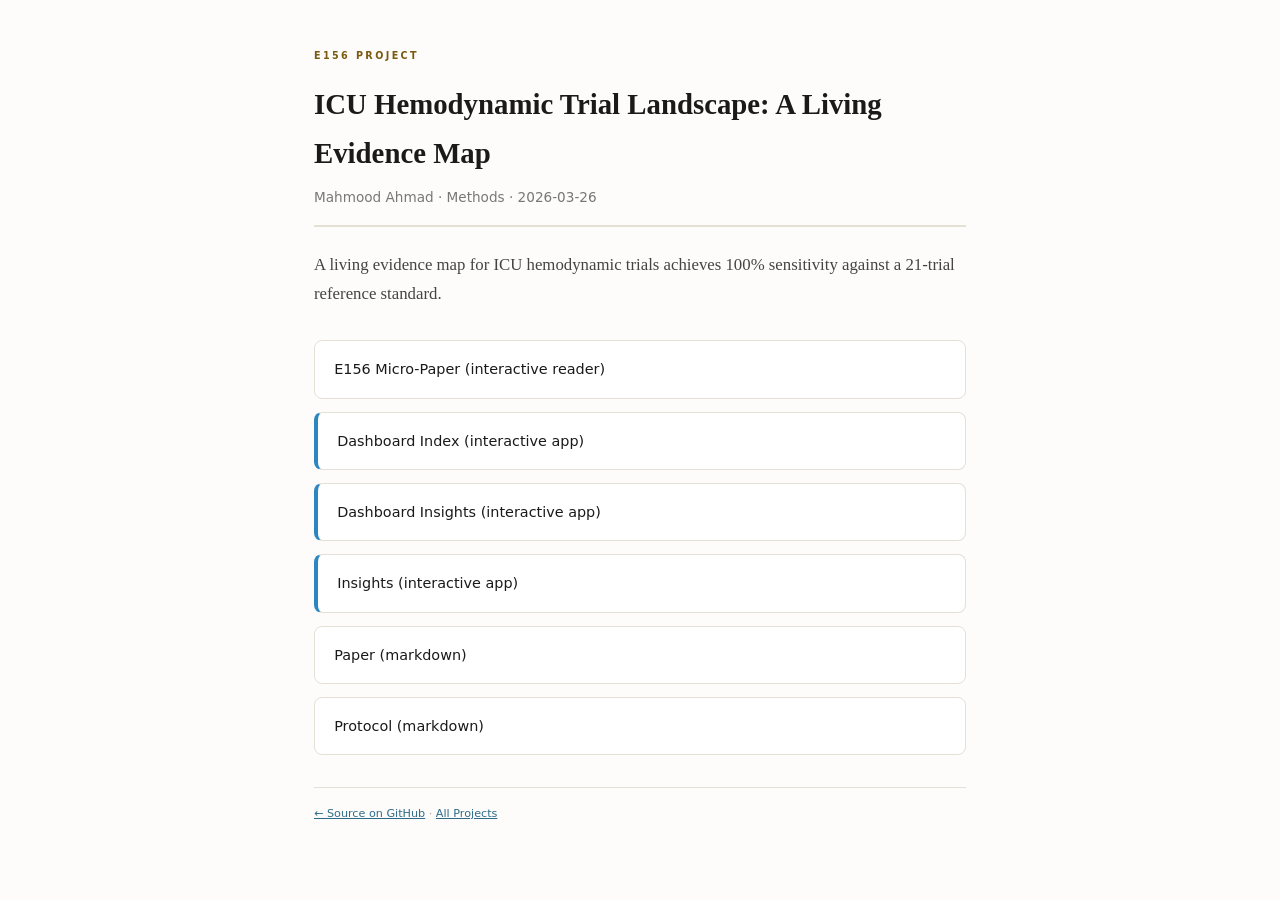
<file: index.html>
<!DOCTYPE html>
<html lang="en">
<head>
<meta charset="UTF-8">
<meta name="viewport" content="width=device-width,initial-scale=1">
<title>ICU Hemodynamic Trial Landscape: A Living Evidence Map</title>
<style>
*{box-sizing:border-box;margin:0;padding:0}
body{font-family:Georgia,serif;background:#FDFCFA;color:#1a1a1a;line-height:1.7}
.page{max-width:700px;margin:0 auto;padding:3rem 1.5rem}
.badge{font-family:system-ui,sans-serif;font-size:.6rem;font-weight:700;letter-spacing:.25em;text-transform:uppercase;color:#7A5A10;margin-bottom:1rem}
h1{font-size:1.8rem;margin-bottom:.5rem}
.meta{font-family:system-ui,sans-serif;font-size:.85rem;color:#777;margin-bottom:1.5rem;padding-bottom:1rem;border-bottom:2px solid #E5E0D6}
.summary{font-size:1.05rem;margin-bottom:2rem;color:#444}
.links{display:grid;gap:.8rem;margin-bottom:2rem}
.card{display:block;padding:1rem 1.2rem;background:#fff;border:1px solid #E5E0D6;border-radius:8px;text-decoration:none;color:#1a1a1a;font-family:system-ui,sans-serif;font-size:.9rem;transition:border-color .2s,box-shadow .2s}
.card:hover{border-color:#7A5A10;box-shadow:0 2px 12px rgba(0,0,0,.06)}
.card.app{border-left:4px solid #2E86C1}
.figs{display:grid;grid-template-columns:repeat(auto-fit,minmax(200px,1fr));gap:1rem;margin-bottom:2rem}
.figs img{width:100%;border-radius:6px;border:1px solid #E5E0D6}
.footer{font-family:system-ui,sans-serif;font-size:.7rem;color:#aaa;padding-top:1rem;border-top:1px solid #E5E0D6}
.footer a{color:#2E6B8A}
</style>
</head>
<body>
<div class="page">
  <div class="badge">E156 Project</div>
  <h1>ICU Hemodynamic Trial Landscape: A Living Evidence Map</h1>
  <div class="meta">Mahmood Ahmad &middot; Methods &middot; 2026-03-26</div>
  <p class="summary">A living evidence map for ICU hemodynamic trials achieves 100% sensitivity against a 21-trial reference standard.</p>
  <div class="links">
    <a href="e156-submission/index.html" class="card">E156 Micro-Paper (interactive reader)</a>
    <a href="e156-submission/assets/dashboard_index.html" class="card app">Dashboard Index (interactive app)</a>
    <a href="e156-submission/assets/dashboard_insights.html" class="card app">Dashboard Insights (interactive app)</a>
    <a href="e156-submission/assets/insights.html" class="card app">Insights (interactive app)</a>
    <a href="e156-submission/paper.md" class="card">Paper (markdown)</a>
    <a href="e156-submission/protocol.md" class="card">Protocol (markdown)</a>

  </div>
  
  <div class="footer">
    <a href="https://github.com/mahmood726-cyber/shahzaib-icu-landscape">&larr; Source on GitHub</a>
    &middot; <a href="https://mahmood726-cyber.github.io/">All Projects</a>
  </div>
</div>
</body>
</html>
</file>
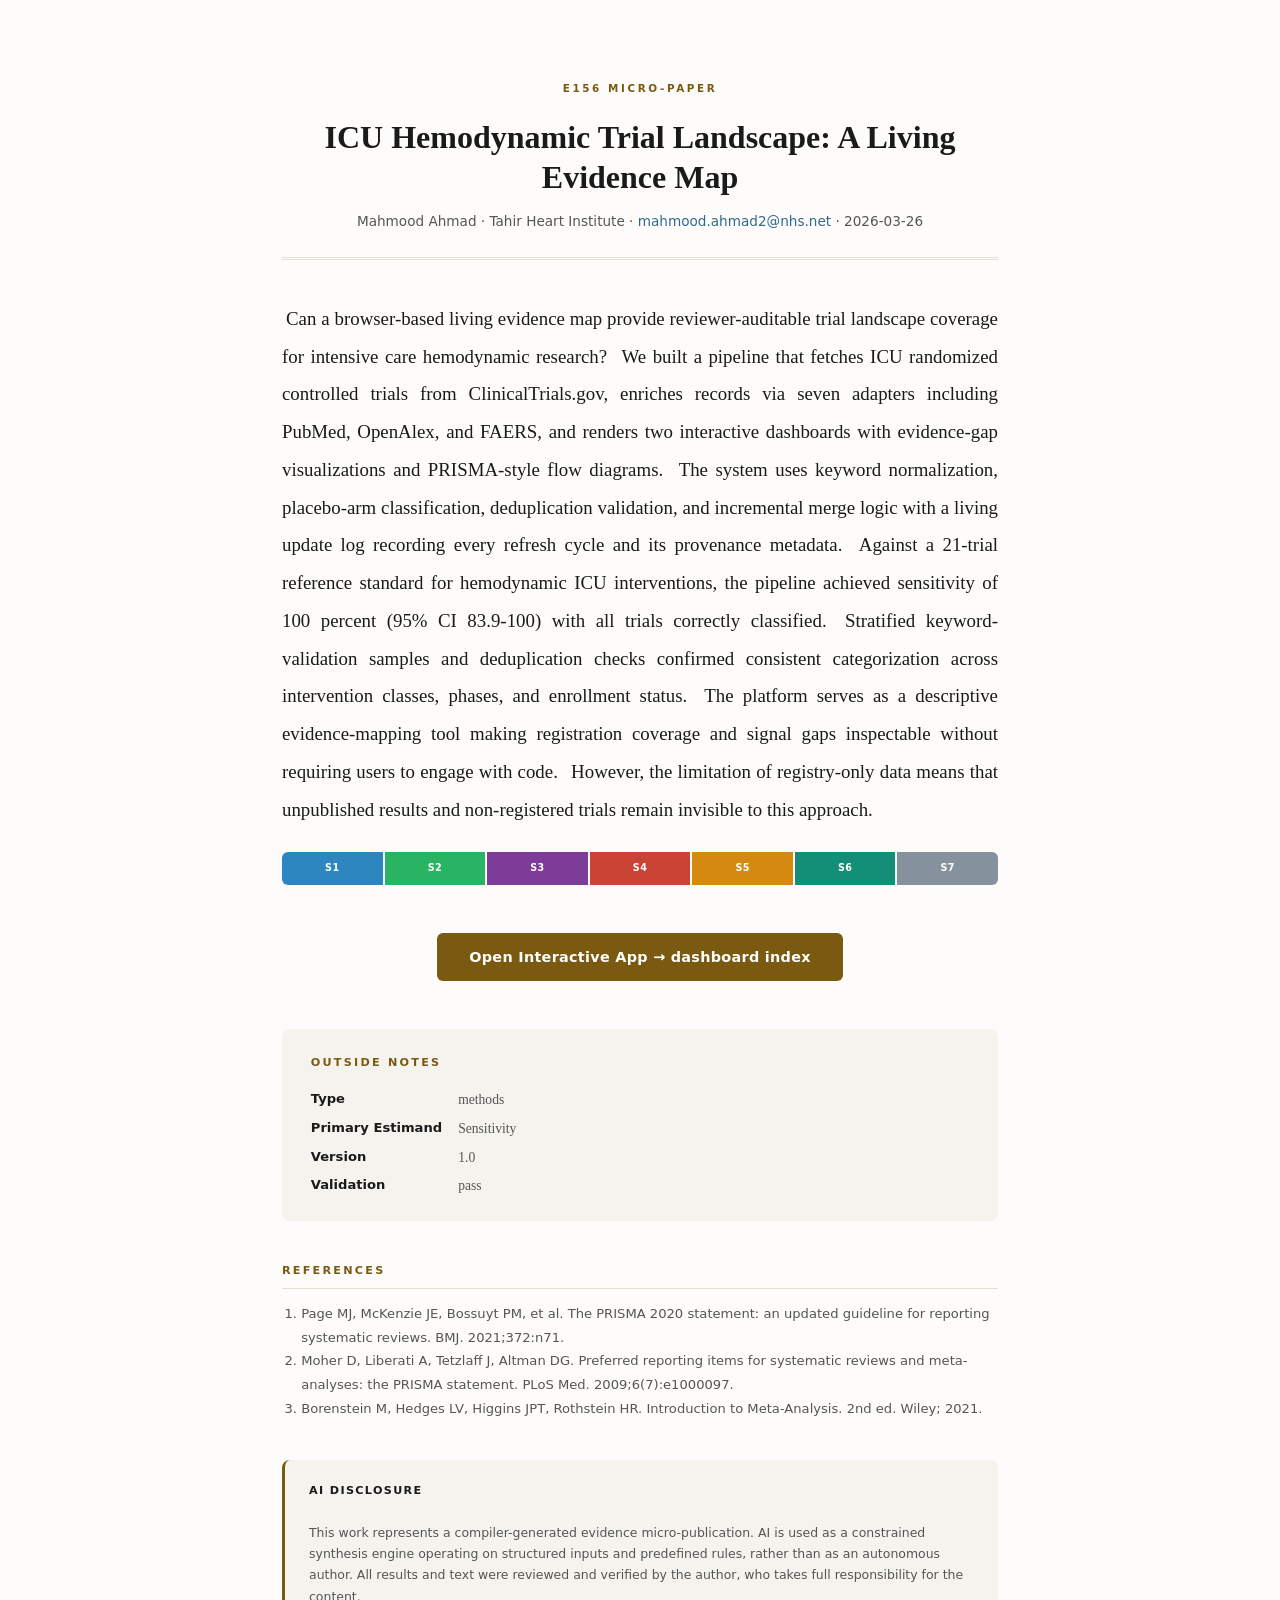
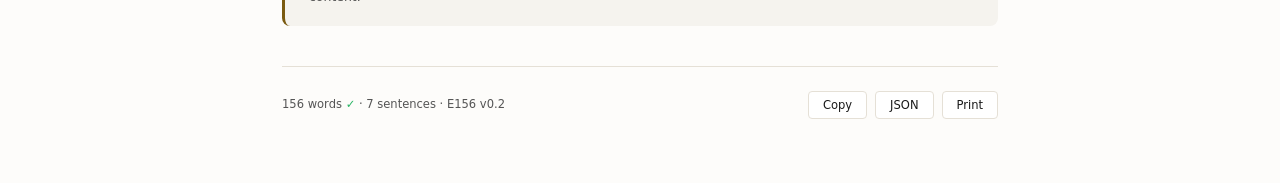
<file: e156-submission/index.html>
<!DOCTYPE html>
<html lang="en">
<head>
<meta charset="UTF-8">
<meta name="viewport" content="width=device-width,initial-scale=1">
<title>ICU Hemodynamic Trial Landscape: A Living Evidence Map — E156</title>
<style>
*,*::before,*::after{box-sizing:border-box;margin:0;padding:0}
:root{
  --bg:#FDFCFA;--text:#1a1a1a;--text2:#555;--accent:#7A5A10;
  --card:#F5F3EE;--border:#E5E0D6;--link:#2E6B8A;
  --s1:#2E86C1;--s2:#28B463;--s3:#7D3C98;--s4:#CB4335;
  --s5:#D68910;--s6:#148F77;--s7:#85929E
}
body{
  font-family:Georgia,'Times New Roman',serif;
  background:var(--bg);color:var(--text);line-height:1.7;
  -webkit-font-smoothing:antialiased;padding:0
}
.page{max-width:780px;margin:0 auto;padding:3rem 2rem 4rem}

/* ── Masthead ──────────────────────────────────── */
.masthead{
  text-align:center;padding:2rem 0 1.5rem;
  border-bottom:3px double var(--border);margin-bottom:2.5rem
}
.masthead-label{
  font-family:system-ui,-apple-system,sans-serif;font-size:.65rem;
  font-weight:700;letter-spacing:.25em;text-transform:uppercase;
  color:var(--accent);margin-bottom:1.2rem
}
.masthead h1{font-size:2rem;font-weight:700;line-height:1.25;margin-bottom:.8rem}
.masthead .byline{
  font-family:system-ui,sans-serif;font-size:.85rem;color:var(--text2)
}
.masthead .byline a{color:var(--link);text-decoration:none}

/* ── Body ──────────────────────────────────────── */
.body-section{margin-bottom:3rem}
.body-text{
  font-size:1.18rem;line-height:2;text-align:justify;hyphens:auto;
  margin-bottom:1.5rem
}
.body-text .s{
  cursor:pointer;transition:background .2s;border-radius:3px;padding:1px 4px;
  position:relative
}
.body-text .s:hover{background:rgba(0,0,0,.06)}
.body-text .s[data-r="1"]:hover{background:rgba(46,134,193,.12)}
.body-text .s[data-r="2"]:hover{background:rgba(40,180,99,.12)}
.body-text .s[data-r="3"]:hover{background:rgba(125,60,152,.12)}
.body-text .s[data-r="4"]:hover{background:rgba(203,67,53,.15)}
.body-text .s[data-r="5"]:hover{background:rgba(214,137,16,.12)}
.body-text .s[data-r="6"]:hover{background:rgba(20,143,119,.12)}
.body-text .s[data-r="7"]:hover{background:rgba(133,146,158,.12)}
.body-text .s::after{
  content:attr(data-label);position:absolute;bottom:calc(100% + 4px);
  left:50%;transform:translateX(-50%);font-family:system-ui,sans-serif;
  font-size:.6rem;font-weight:700;letter-spacing:.06em;text-transform:uppercase;
  color:#fff;padding:3px 8px;border-radius:3px;white-space:nowrap;
  opacity:0;transition:opacity .15s;pointer-events:none;z-index:10
}
.body-text .s:hover::after{opacity:1}
.body-text .s[data-r="1"]::after{background:var(--s1)}
.body-text .s[data-r="2"]::after{background:var(--s2)}
.body-text .s[data-r="3"]::after{background:var(--s3)}
.body-text .s[data-r="4"]::after{background:var(--s4)}
.body-text .s[data-r="5"]::after{background:var(--s5)}
.body-text .s[data-r="6"]::after{background:var(--s6)}
.body-text .s[data-r="7"]::after{background:var(--s7)}

/* ── Sentence map ──────────────────────────────── */
.smap{display:flex;gap:2px;border-radius:6px;overflow:hidden;margin-bottom:2rem}
.smap-seg{
  flex:1;padding:8px 4px;text-align:center;cursor:pointer;
  color:#fff;transition:opacity .15s;font-family:system-ui,sans-serif;
  font-size:.6rem;font-weight:700;letter-spacing:.04em
}
.smap-seg:hover{opacity:.8}

/* ── Figures gallery ───────────────────────────── */
.figures-section{margin-bottom:3rem}
.figures-section h2{
  font-family:system-ui,sans-serif;font-size:.7rem;font-weight:700;
  letter-spacing:.2em;text-transform:uppercase;color:var(--accent);
  margin-bottom:1rem;padding-bottom:.5rem;border-bottom:1px solid var(--border)
}
.fig-grid{display:grid;grid-template-columns:repeat(auto-fit,minmax(280px,1fr));gap:1.2rem}
.fig-card{
  background:#fff;border:1px solid var(--border);border-radius:8px;
  overflow:hidden;transition:box-shadow .2s
}
.fig-card:hover{box-shadow:0 4px 20px rgba(0,0,0,.08)}
.fig-card img{width:100%;height:auto;display:block}
.fig-card .fig-caption{
  padding:.6rem .8rem;font-family:system-ui,sans-serif;font-size:.75rem;
  color:var(--text2);border-top:1px solid var(--border)
}

/* ── App link ──────────────────────────────────── */
.app-link-section{margin-bottom:3rem;text-align:center}
.app-btn{
  display:inline-block;padding:12px 32px;background:var(--accent);color:#fff;
  font-family:system-ui,sans-serif;font-size:.9rem;font-weight:600;
  text-decoration:none;border-radius:6px;transition:background .2s;
  letter-spacing:.02em
}
.app-btn:hover{background:#6d5210}

/* ── Notes ─────────────────────────────────────── */
.notes-section{
  background:var(--card);border-radius:8px;padding:1.5rem 1.8rem;
  margin-bottom:2.5rem
}
.notes-section h2{
  font-family:system-ui,sans-serif;font-size:.7rem;font-weight:700;
  letter-spacing:.2em;text-transform:uppercase;color:var(--accent);
  margin-bottom:1rem
}
.notes-grid{display:grid;grid-template-columns:auto 1fr;gap:.35rem 1rem}
.notes-grid dt{
  font-family:system-ui,sans-serif;font-size:.82rem;font-weight:600;color:var(--text)
}
.notes-grid dd{font-size:.85rem;color:var(--text2)}
.notes-grid dd a{color:var(--link);text-decoration:none;word-break:break-all}

/* ── References ────────────────────────────────── */
.refs-section{margin-bottom:2.5rem}
.refs-section h2{
  font-family:system-ui,sans-serif;font-size:.7rem;font-weight:700;
  letter-spacing:.2em;text-transform:uppercase;color:var(--accent);
  margin-bottom:.8rem;padding-bottom:.5rem;border-bottom:1px solid var(--border)
}
.refs-section ol{
  font-family:system-ui,sans-serif;font-size:.82rem;color:var(--text2);
  padding-left:1.2rem;line-height:1.8
}

/* ── Disclosure ────────────────────────────────── */
.disclosure{
  font-family:system-ui,sans-serif;font-size:.78rem;color:var(--text2);
  line-height:1.7;padding:1.2rem 1.5rem;background:var(--card);
  border-radius:8px;margin-bottom:2.5rem;border-left:3px solid var(--accent)
}
.disclosure strong{color:var(--text);font-size:.7rem;letter-spacing:.12em;text-transform:uppercase}

/* ── Footer ────────────────────────────────────── */
.footer{
  padding-top:1.5rem;border-top:1px solid var(--border);
  display:flex;justify-content:space-between;align-items:center;flex-wrap:wrap;gap:.5rem
}
.footer .meta{font-family:system-ui,sans-serif;font-size:.72rem;color:var(--text2)}
.footer .meta .check{color:#28B463}
.footer .actions{display:flex;gap:.5rem}
.footer .actions button{
  font-family:system-ui,sans-serif;font-size:.72rem;padding:6px 14px;
  border:1px solid var(--border);border-radius:4px;background:#fff;
  color:var(--text);cursor:pointer;transition:background .15s
}
.footer .actions button:hover{background:var(--card)}

/* ── Print ─────────────────────────────────────── */
@media print{
  .smap,.footer .actions,.app-link-section,.skip-link{display:none!important}
  .s::after{display:none!important}
  body{padding:0;background:#fff}
  .page{max-width:100%;padding:1rem}
  .fig-card{break-inside:avoid}
  .fig-card img{max-height:400px;object-fit:contain}
  .refs-section{page-break-before:auto}
}

/* ── Mobile ────────────────────────────────────── */
@media(max-width:640px){
  .page{padding:1.5rem 1rem}
  .masthead h1{font-size:1.5rem}
  .body-text{font-size:1.05rem}
  .fig-grid{grid-template-columns:1fr}
  .smap-seg{font-size:.5rem;padding:6px 2px}
}
@media(max-width:400px){
  .page{padding:1rem .7rem}
  .masthead h1{font-size:1.2rem}
  .body-text{font-size:.95rem}
}

/* ── Skip link ─────────────────────────────────── */
.skip-link{
  position:absolute;top:-50px;left:0;background:#fff;padding:6px 12px;
  font-family:system-ui,sans-serif;font-size:.82rem;z-index:999;
  border:1px solid var(--border);border-radius:4px
}
.skip-link:focus{top:8px;left:8px}

/* ── Reduced motion ────────────────────────────── */
@media(prefers-reduced-motion:reduce){*{transition:none!important}}
</style>
</head>
<body>
<a href="#notes" class="skip-link">Skip to notes</a>
<div class="page">

  <header class="masthead">
    <div class="masthead-label">E156 Micro-Paper</div>
    <h1 id="title"></h1>
    <div class="byline" id="byline"></div>
  </header>

  <section class="body-section">
    <p class="body-text" id="body"></p>
    <div class="smap" id="smap" role="group" aria-label="Sentence roles"></div>
  </section>

  <section class="figures-section" id="figures-section" style="display:none">
    <h2>Figures</h2>
    <div class="fig-grid" id="fig-grid"></div>
  </section>

  <section class="app-link-section" id="app-section" style="display:none">
    <a class="app-btn" id="app-btn" target="_blank">Open Interactive App</a>
  </section>

  <section class="notes-section" id="notes">
    <h2>Outside Notes</h2>
    <dl class="notes-grid" id="notes-grid"></dl>
  </section>

  <section class="refs-section" id="refs-section" style="display:none">
    <h2>References</h2>
    <ol id="refs-list"></ol>
  </section>

  <section class="disclosure" id="disclosure" style="display:none">
    <strong>AI Disclosure</strong><br><br>
    <span id="disclosure-text"></span>
  </section>

  <footer class="footer">
    <div class="meta">
      <span id="wc"></span> words <span class="check" id="wc-check"></span> &middot;
      7 sentences &middot; E156 v0.2
    </div>
    <div class="actions">
      <button onclick="copyBody(event)">Copy</button>
      <button onclick="downloadJSON()">JSON</button>
      <button onclick="window.print()">Print</button>
    </div>
  </footer>

</div>

<script>
const D = {
  "title": "ICU Hemodynamic Trial Landscape: A Living Evidence Map",
  "summary": "A living evidence map for ICU hemodynamic trials achieves 100% sensitivity against a 21-trial reference standard.",
  "type": "methods",
  "primary_estimand": "Sensitivity",
  "study_count": null,
  "participant_count": null,
  "version": "1.0",
  "date": "2026-03-26",
  "certainty": "",
  "app": "ICU Trial Landscape v1.0",
  "data": "ClinicalTrials.gov ICU RCTs, 21-trial reference standard",
  "code": "https://github.com/mahmood726-cyber/shahzaib-icu-landscape",
  "doi": "",
  "protocol": "",
  "source_article": "",
  "body": "Can a browser-based living evidence map provide reviewer-auditable trial landscape coverage for intensive care hemodynamic research? We built a pipeline that fetches ICU randomized controlled trials from ClinicalTrials.gov, enriches records via seven adapters including PubMed, OpenAlex, and FAERS, and renders two interactive dashboards with evidence-gap visualizations and PRISMA-style flow diagrams. The system uses keyword normalization, placebo-arm classification, deduplication validation, and incremental merge logic with a living update log recording every refresh cycle and its provenance metadata. Against a 21-trial reference standard for hemodynamic ICU interventions, the pipeline achieved sensitivity of 100 percent (95% CI 83.9-100) with all trials correctly classified. Stratified keyword-validation samples and deduplication checks confirmed consistent categorization across intervention classes, phases, and enrollment status. The platform serves as a descriptive evidence-mapping tool making registration coverage and signal gaps inspectable without requiring users to engage with code. However, the limitation of registry-only data means that unpublished results and non-registered trials remain invisible to this approach.",
  "validation": {
    "status": "pass",
    "checks": [
      {
        "name": "single paragraph",
        "ok": true,
        "detail": "Body must not contain blank-line paragraph breaks."
      },
      {
        "name": "sentence count",
        "ok": true,
        "detail": "Found 7 sentences."
      },
      {
        "name": "word count",
        "ok": true,
        "detail": "Found 156 words."
      },
      {
        "name": "no headings",
        "ok": true,
        "detail": "No markdown headings allowed in body."
      },
      {
        "name": "no links",
        "ok": true,
        "detail": "No links or DOI links allowed in body."
      },
      {
        "name": "result sentence has interval",
        "ok": true,
        "detail": "Sentence 4 should include a quantitative result such as a percentage, count, or interval."
      },
      {
        "name": "result sentence has estimand",
        "ok": true,
        "detail": "Sentence 4 should name an effect measure or test metric."
      },
      {
        "name": "boundary sentence present",
        "ok": true,
        "detail": "Sentence 7 should express a limitation, harm, or scope boundary."
      }
    ]
  },
  "sentences": [
    {
      "role": "Question",
      "text": "Can a browser-based living evidence map provide reviewer-auditable trial landscape coverage for intensive care hemodynamic research?"
    },
    {
      "role": "Dataset",
      "text": "We built a pipeline that fetches ICU randomized controlled trials from ClinicalTrials.gov, enriches records via seven adapters including PubMed, OpenAlex, and FAERS, and renders two interactive dashboards with evidence-gap visualizations and PRISMA-style flow diagrams."
    },
    {
      "role": "Method",
      "text": "The system uses keyword normalization, placebo-arm classification, deduplication validation, and incremental merge logic with a living update log recording every refresh cycle and its provenance metadata."
    },
    {
      "role": "Primary result",
      "text": "Against a 21-trial reference standard for hemodynamic ICU interventions, the pipeline achieved sensitivity of 100 percent (95% CI 83.9-100) with all trials correctly classified."
    },
    {
      "role": "Robustness",
      "text": "Stratified keyword-validation samples and deduplication checks confirmed consistent categorization across intervention classes, phases, and enrollment status."
    },
    {
      "role": "Interpretation",
      "text": "The platform serves as a descriptive evidence-mapping tool making registration coverage and signal gaps inspectable without requiring users to engage with code."
    },
    {
      "role": "Boundary",
      "text": "However, the limitation of registry-only data means that unpublished results and non-registered trials remain invisible to this approach."
    }
  ],
  "primary_plot": {},
  "studies": [],
  "search_strategy": {},
  "prisma": {},
  "included_papers": [],
  "analysis_modules": [],
  "author": "Mahmood Ahmad",
  "affiliation": "Tahir Heart Institute",
  "email": "mahmood.ahmad2@nhs.net",
  "slug": "icu-hemodynamic-landscape",
  "references": [
    "Page MJ, McKenzie JE, Bossuyt PM, et al. The PRISMA 2020 statement: an updated guideline for reporting systematic reviews. BMJ. 2021;372:n71.",
    "Moher D, Liberati A, Tetzlaff J, Altman DG. Preferred reporting items for systematic reviews and meta-analyses: the PRISMA statement. PLoS Med. 2009;6(7):e1000097.",
    "Borenstein M, Hedges LV, Higgins JPT, Rothstein HR. Introduction to Meta-Analysis. 2nd ed. Wiley; 2021."
  ],
  "_assets": [
    "dashboard_index.html",
    "dashboard_insights.html",
    "index.html",
    "insights.html"
  ],
  "_disclosure": "This work represents a compiler-generated evidence micro-publication. AI is used as a constrained synthesis engine operating on structured inputs and predefined rules, rather than as an autonomous author. All results and text were reviewed and verified by the author, who takes full responsibility for the content."
};

const ROLES = [
  {key:"question",      label:"S1 Question",      color:"#2E86C1"},
  {key:"dataset",        label:"S2 Dataset",        color:"#28B463"},
  {key:"method",         label:"S3 Method",         color:"#7D3C98"},
  {key:"result",         label:"S4 Primary Result", color:"#CB4335"},
  {key:"robustness",     label:"S5 Robustness",     color:"#D68910"},
  {key:"interpretation", label:"S6 Interpretation", color:"#148F77"},
  {key:"boundary",       label:"S7 Boundary",       color:"#85929E"}
];

function esc(s){const d=document.createElement("div");d.textContent=String(s??"");return d.innerHTML}

// ── Title + byline ──
document.getElementById("title").textContent = D.title || "Untitled";
document.title = (D.title||"E156") + " \u2014 E156 Interactive Paper";

const parts = [];
if(D.author) parts.push(esc(D.author));
if(D.affiliation) parts.push(esc(D.affiliation));
if(D.email) parts.push('<a href="mailto:'+esc(D.email)+'">'+esc(D.email)+'</a>');
if(D.date) parts.push(esc(D.date));
document.getElementById("byline").innerHTML = parts.join(" &middot; ");

// ── Body with sentence highlighting ──
const body = D.body || "";
const sents = D.sentences || [];
const bodyEl = document.getElementById("body");

if(sents.length === 7){
  bodyEl.innerHTML = sents.map((s,i) => {
    const txt = typeof s === "string" ? s : (s.text || "");
    return '<span class="s" tabindex="0" role="note" aria-label="'+ROLES[i].label+'" data-r="'+(i+1)+'" data-label="'+ROLES[i].label+'">'+esc(txt)+'</span>';
  }).join(" ");
} else {
  bodyEl.textContent = body;
}

// ── Sentence map ──
const smap = document.getElementById("smap");
ROLES.forEach((r,i) => {
  const seg = document.createElement("div");
  seg.className = "smap-seg";
  seg.style.background = r.color;
  seg.textContent = r.label.split(" ")[0];
  seg.title = r.label;
  seg.setAttribute("tabindex","0");
  seg.setAttribute("role","button");
  seg.setAttribute("aria-label",r.label);
  const activate = () => {
    const s = bodyEl.querySelector('.s[data-r="'+(i+1)+'"]');
    if(s){s.scrollIntoView({behavior:"smooth",block:"center"});
      bodyEl.querySelectorAll(".s").forEach(x=>x.style.background="");
      const colors = ["","rgba(46,134,193,.15)","rgba(40,180,99,.15)","rgba(125,60,152,.15)",
        "rgba(203,67,53,.18)","rgba(214,137,16,.15)","rgba(20,143,119,.15)","rgba(133,146,158,.15)"];
      s.style.background = colors[i+1] || "";
    }
  };
  seg.addEventListener("click", activate);
  seg.addEventListener("keydown", e=>{if(e.key==="Enter"||e.key===" "){e.preventDefault();activate();}});
  smap.appendChild(seg);
});

// ── Figures from assets ──
const assets = D._assets || [];
const imgAssets = assets.filter(a => /\.(png|jpg|jpeg|svg|gif|webp)$/i.test(a));
if(imgAssets.length > 0){
  document.getElementById("figures-section").style.display = "";
  const grid = document.getElementById("fig-grid");
  imgAssets.forEach(a => {
    const card = document.createElement("div");
    card.className = "fig-card";
    const img = document.createElement("img");
    img.src = "assets/" + a;
    img.alt = a.replace(/[-_]/g," ").replace(/\.\w+$/,"");
    img.loading = "lazy";
    card.appendChild(img);
    const cap = document.createElement("div");
    cap.className = "fig-caption";
    cap.textContent = a.replace(/[-_]/g," ").replace(/\.\w+$/,"");
    card.appendChild(cap);
    grid.appendChild(card);
  });
}

// ── App link ──
const htmlAssets = assets.filter(a => /\.html$/i.test(a) && a !== "index.html");
if(htmlAssets.length > 0){
  document.getElementById("app-section").style.display = "";
  const btn = document.getElementById("app-btn");
  btn.href = "assets/" + htmlAssets[0];
  btn.rel = "noopener noreferrer";
  btn.textContent = "Open Interactive App \u2192 " + htmlAssets[0].replace(/[-_]/g," ").replace(/\.html$/,"");
}

// ── Notes ──
const notes = D.notes || {};
const noteFields = [
  ["Type", D.type], ["Primary Estimand", D.primary_estimand],
  ["App", notes.app], ["Data", notes.data], ["Code", notes.code],
  ["DOI", notes.doi], ["Version", notes.version || D.version],
  ["Certainty", notes.certainty || D.certainty],
  ["Validation", notes.validation || (D.validation||{}).status]
];
const ng = document.getElementById("notes-grid");
noteFields.forEach(([label, val]) => {
  if(!val) return;
  const dt = document.createElement("dt");
  dt.textContent = label;
  ng.appendChild(dt);
  const dd = document.createElement("dd");
  if(/^https?:/.test(val)){
    const a = document.createElement("a");
    a.href = val; a.textContent = val; a.target = "_blank"; a.rel = "noopener";
    dd.appendChild(a);
  } else {
    dd.textContent = val;
  }
  ng.appendChild(dd);
});

// ── References ──
const refs = D.references || [];
if(refs.length > 0){
  document.getElementById("refs-section").style.display = "";
  const ol = document.getElementById("refs-list");
  refs.forEach(r => {
    const li = document.createElement("li");
    li.textContent = r;
    ol.appendChild(li);
  });
}

// ── Disclosure ──
const disc = D._disclosure || "";
if(disc){
  document.getElementById("disclosure").style.display = "";
  document.getElementById("disclosure-text").textContent = disc;
}

// ── Footer ──
const wc = body.split(/\s+/).filter(Boolean).length;
document.getElementById("wc").textContent = wc;
document.getElementById("wc-check").textContent = wc === 156 ? "\u2713" : "\u2717 ("+wc+")";

// ── Actions ──
function copyBody(e){
  navigator.clipboard.writeText(body).then(()=>{
    const b=e&&e.target?e.target:document.querySelector(".actions button");
    b.textContent="Copied!";setTimeout(()=>b.textContent="Copy",1500);
  });
}
function downloadJSON(){
  const b=new Blob([JSON.stringify(D,null,2)],{type:"application/json"});
  const u=URL.createObjectURL(b);
  const a=document.createElement("a");
  a.href=u;a.download=(D.slug||"e156")+".json";
  document.body.appendChild(a);a.click();
  document.body.removeChild(a);URL.revokeObjectURL(u);
}
</script>
</body>
</html>
</file>
